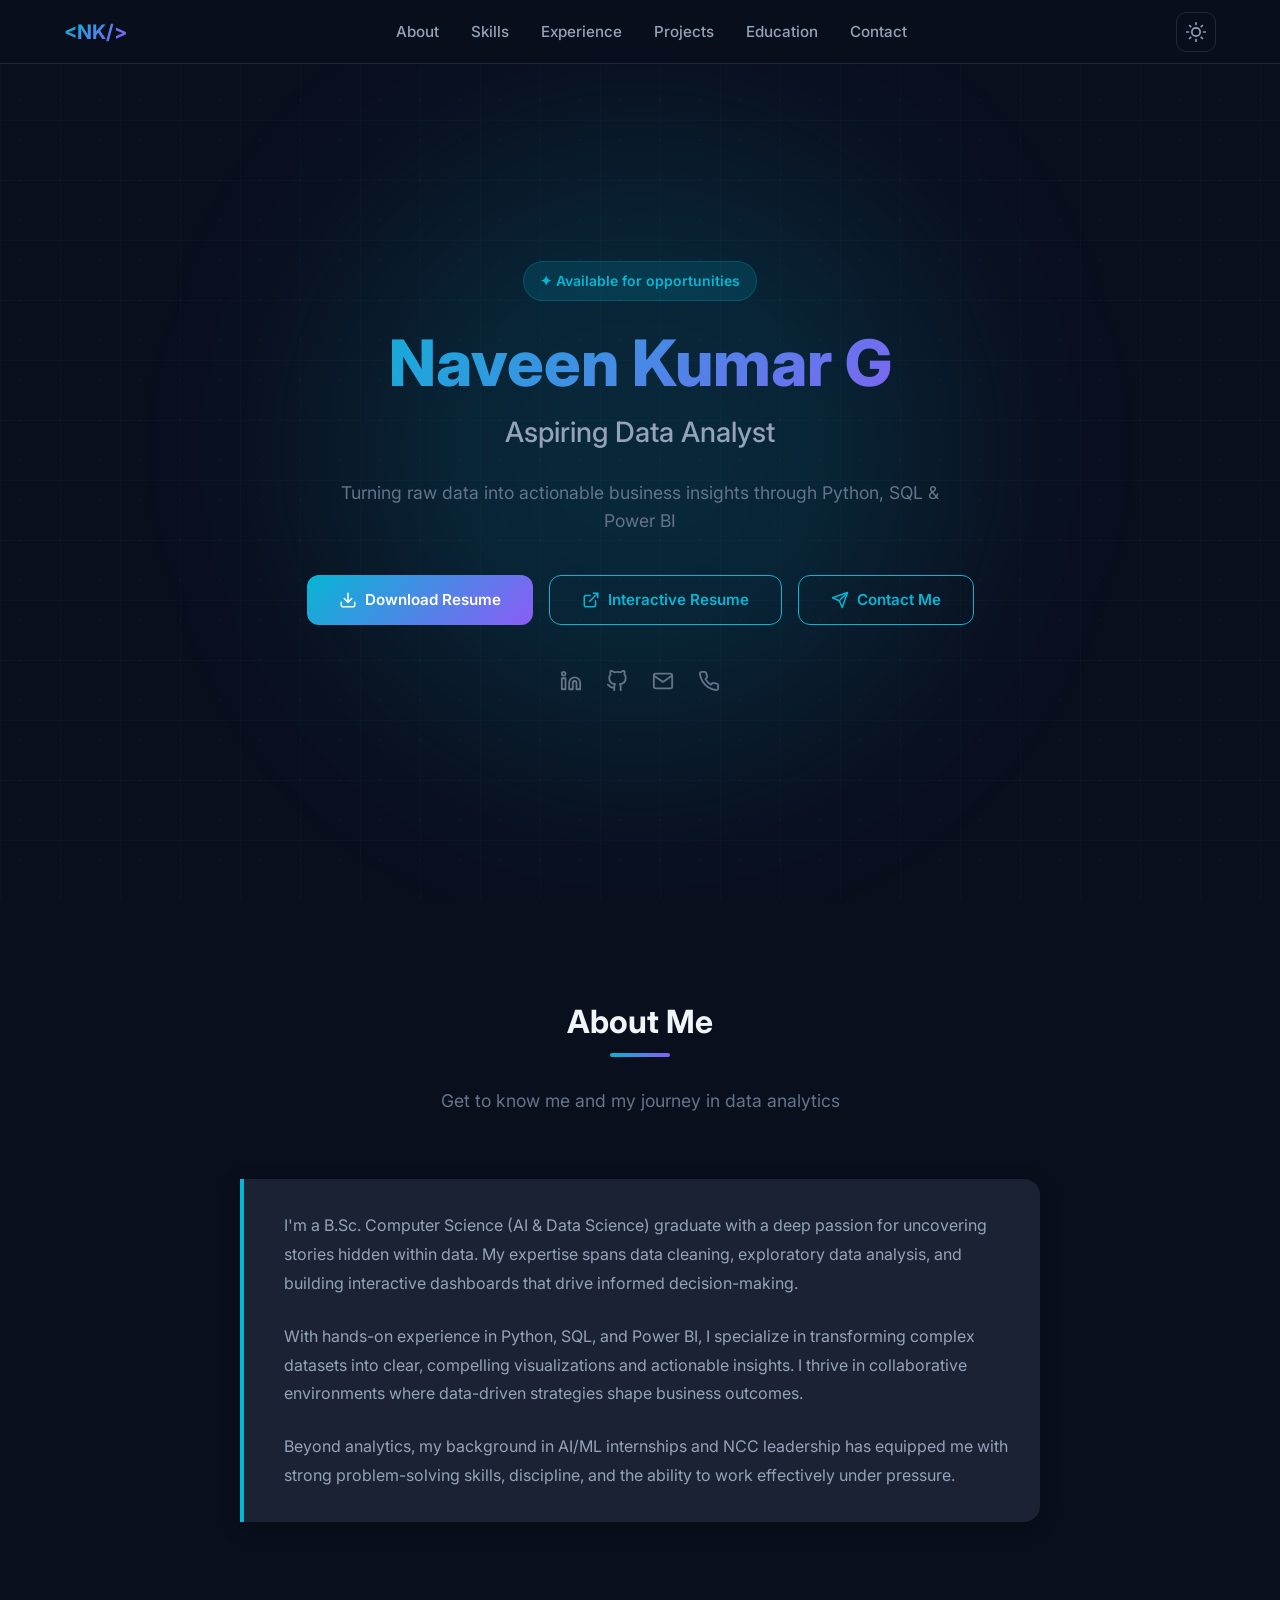
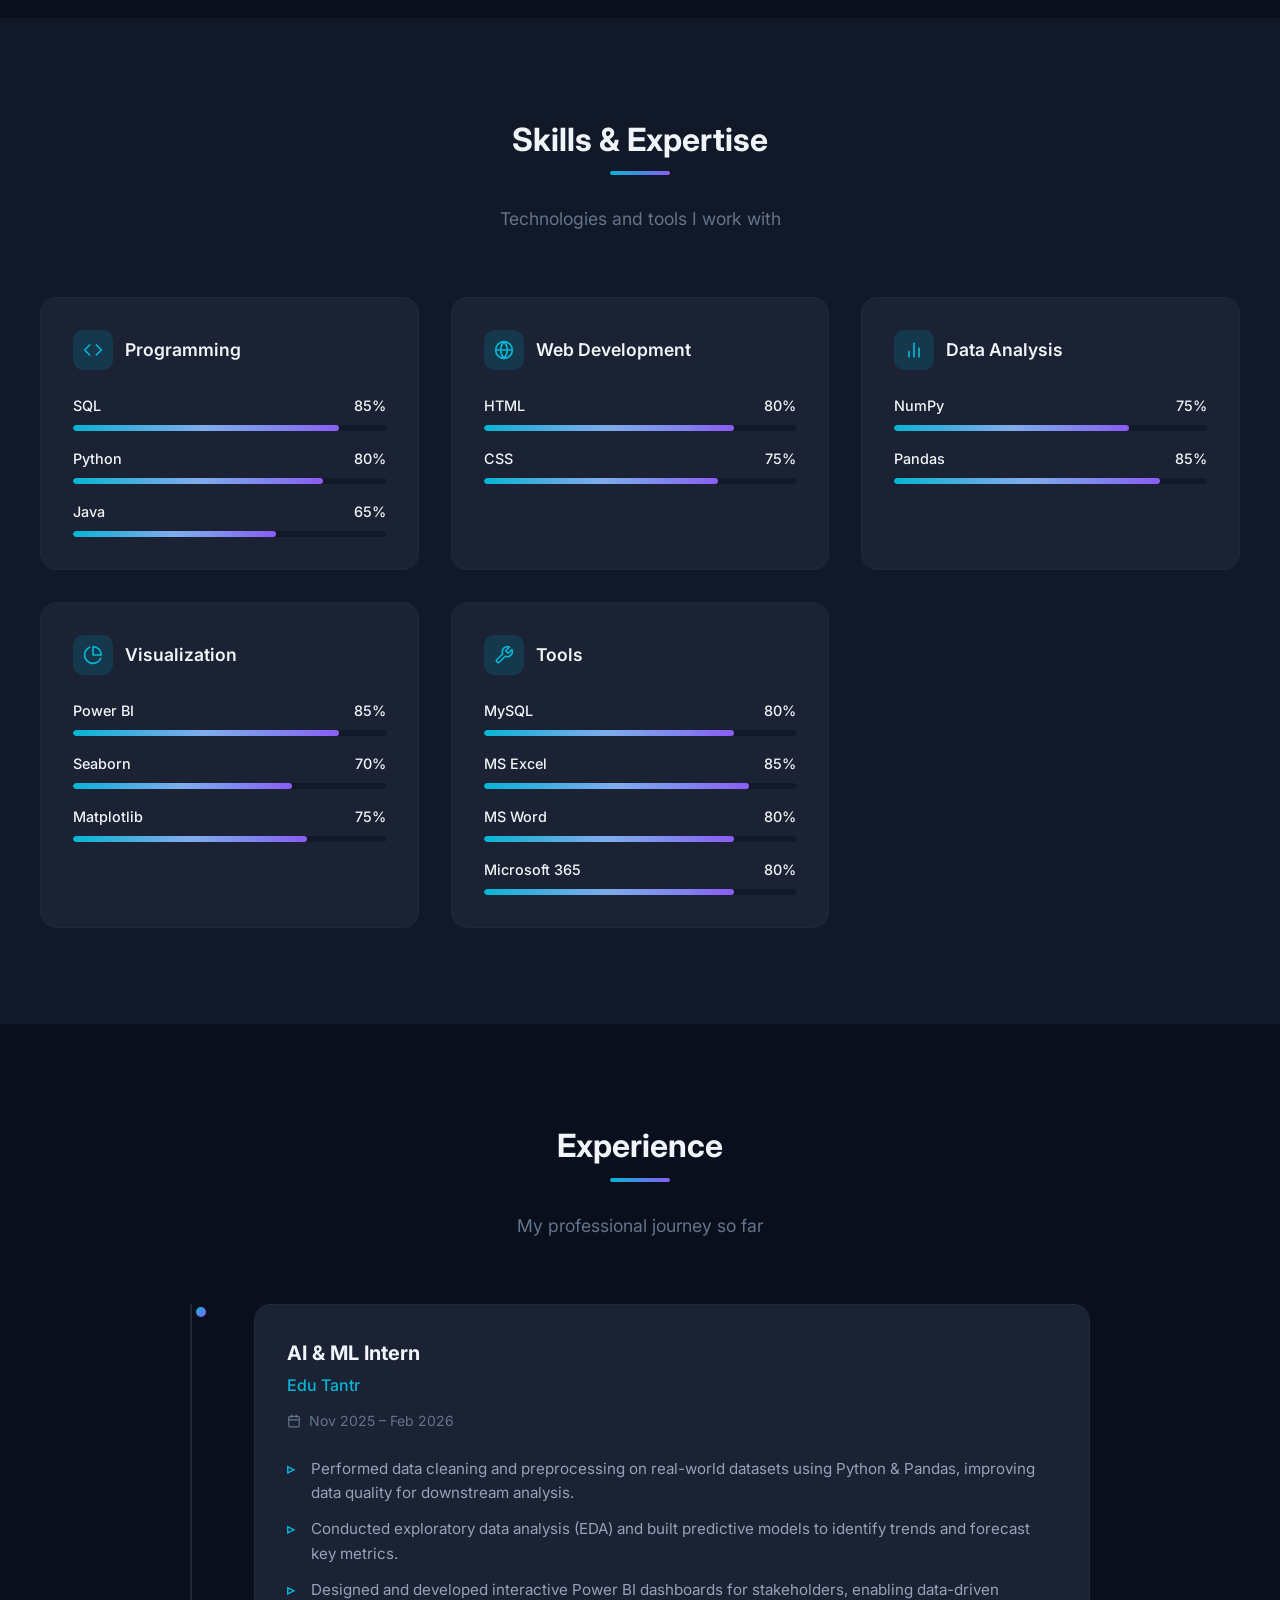
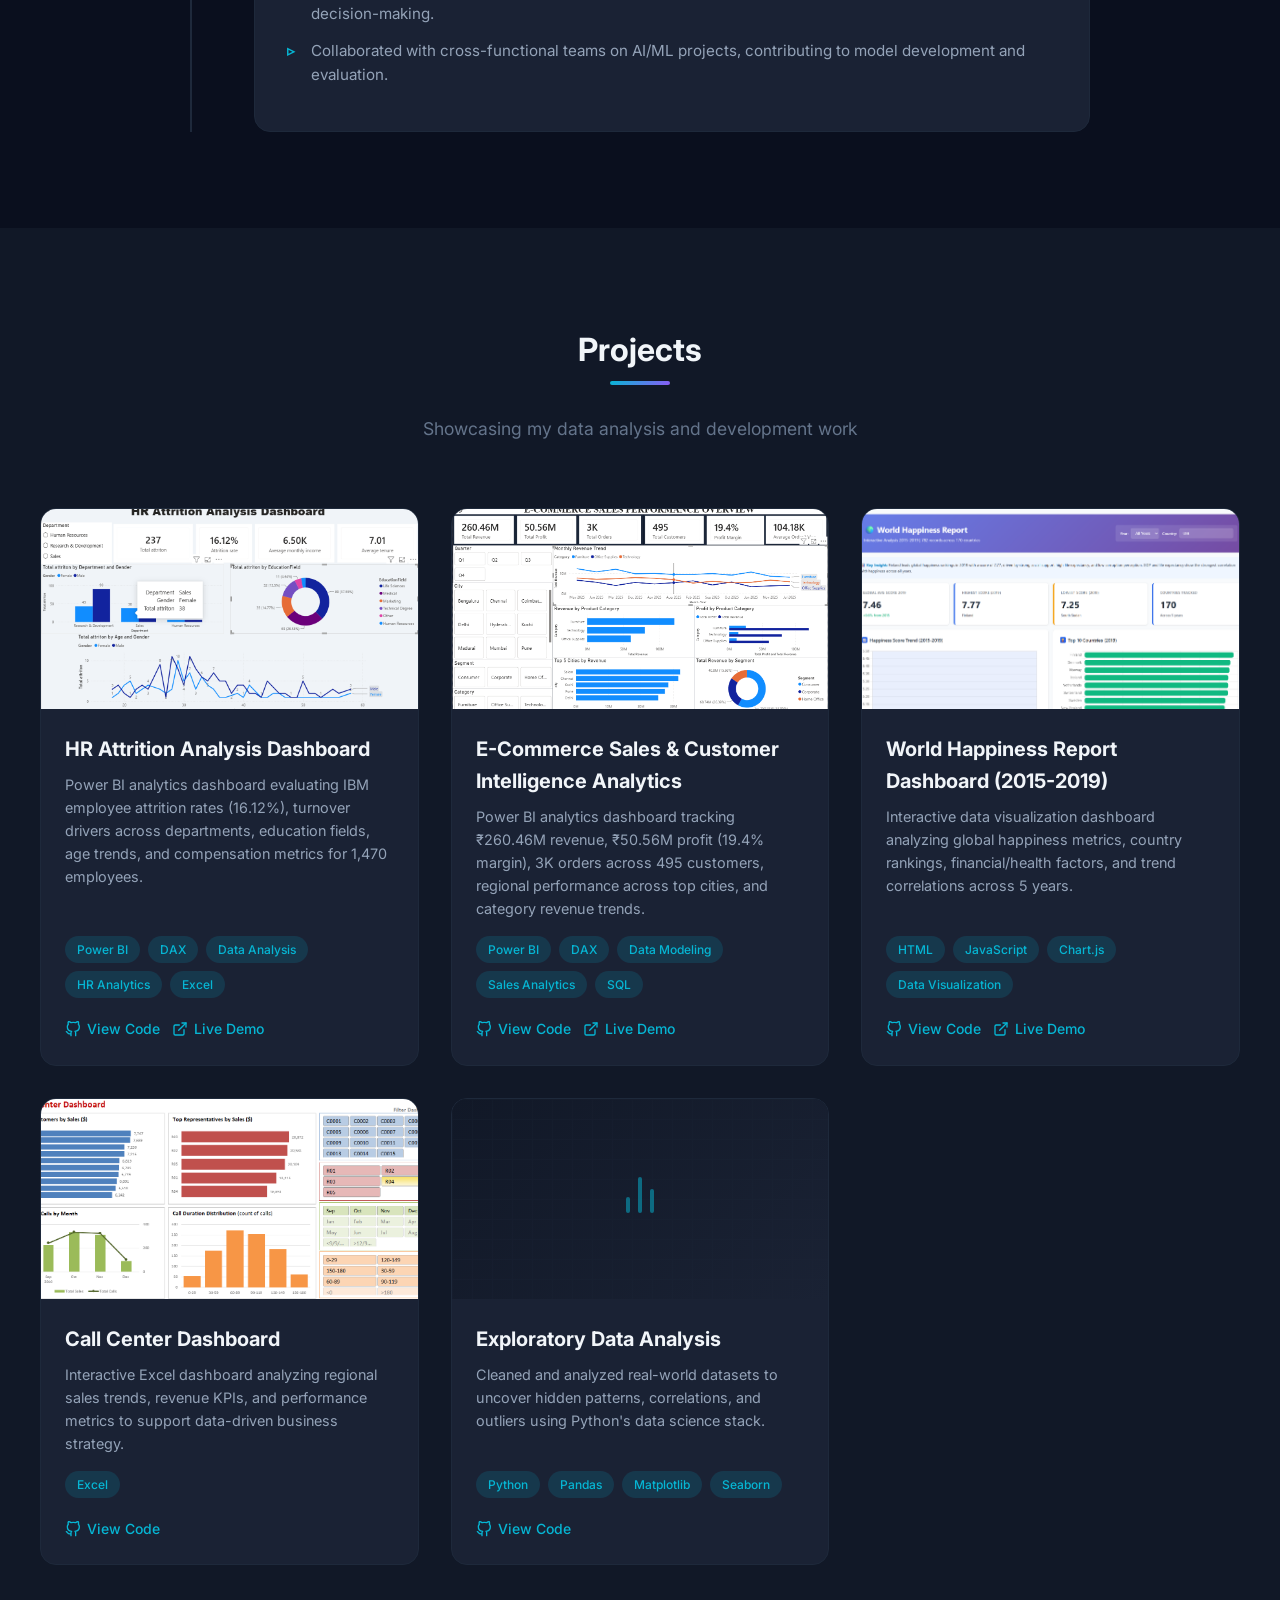
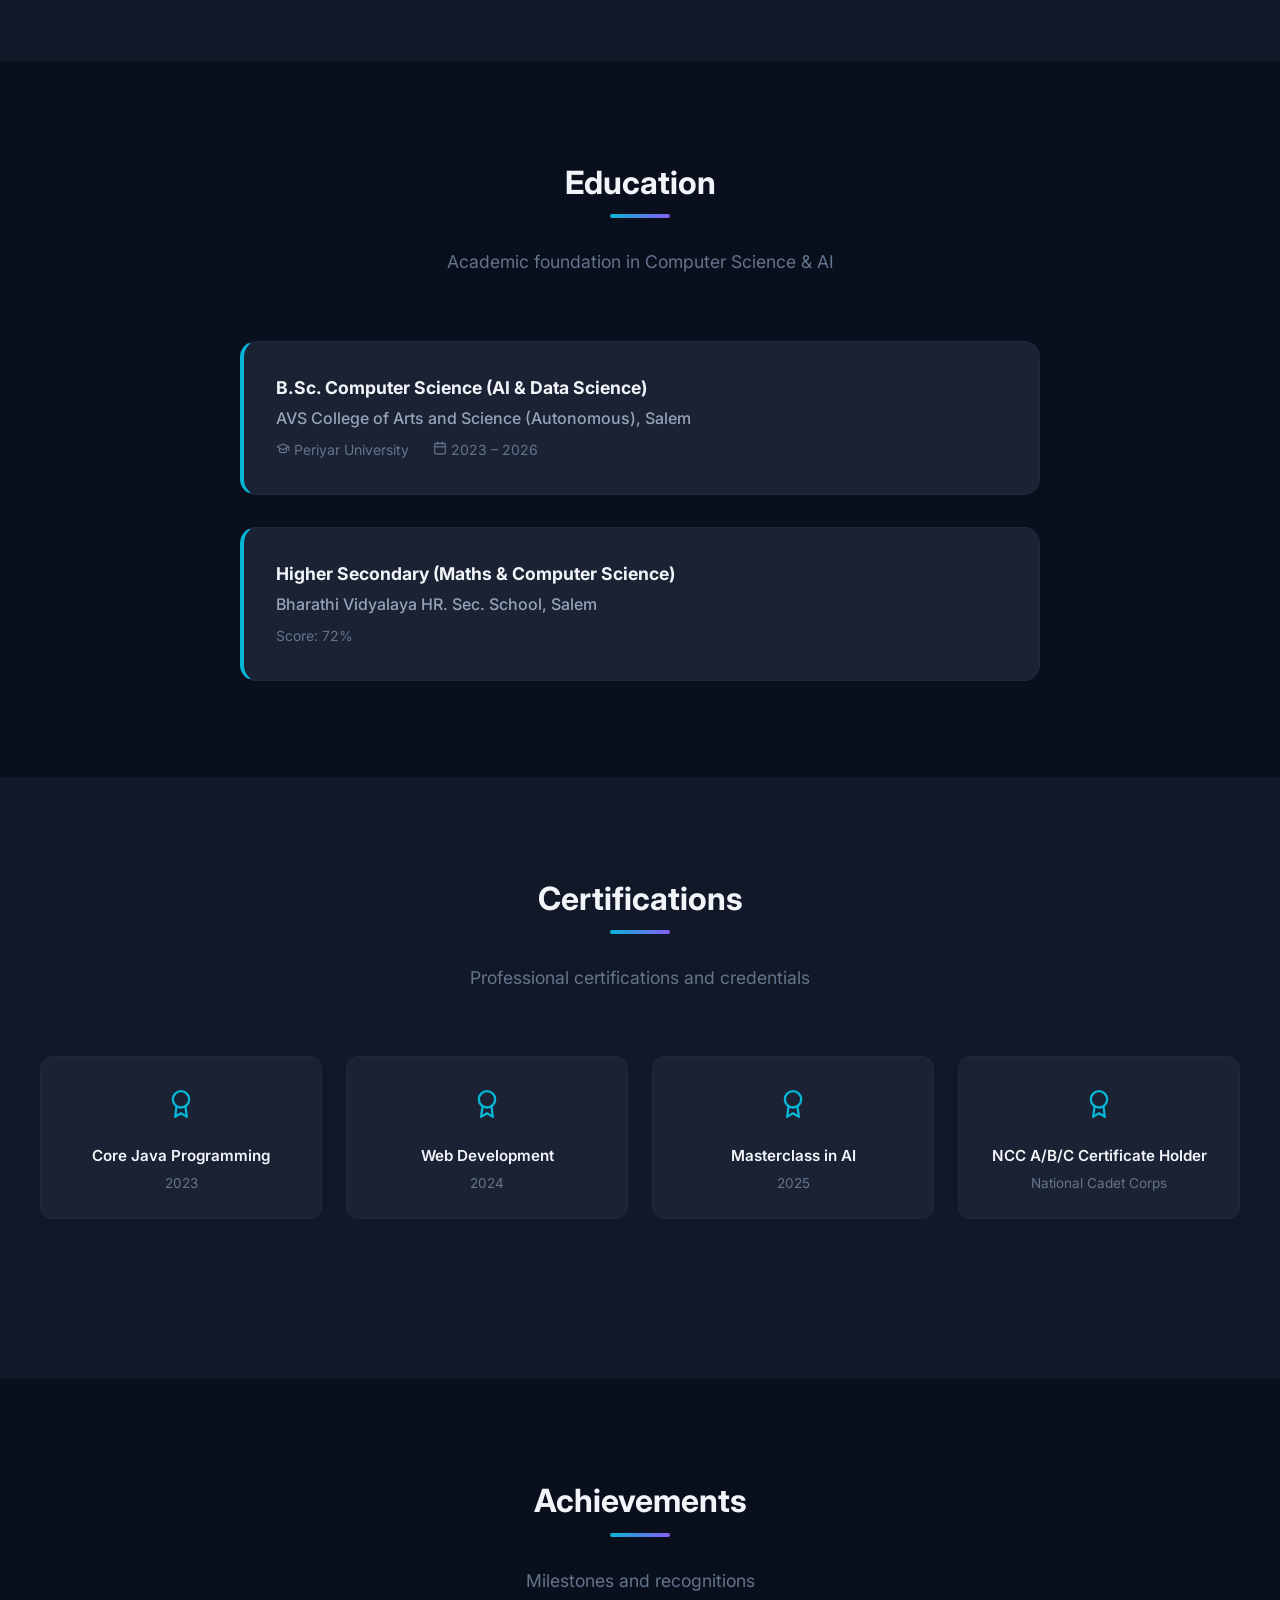
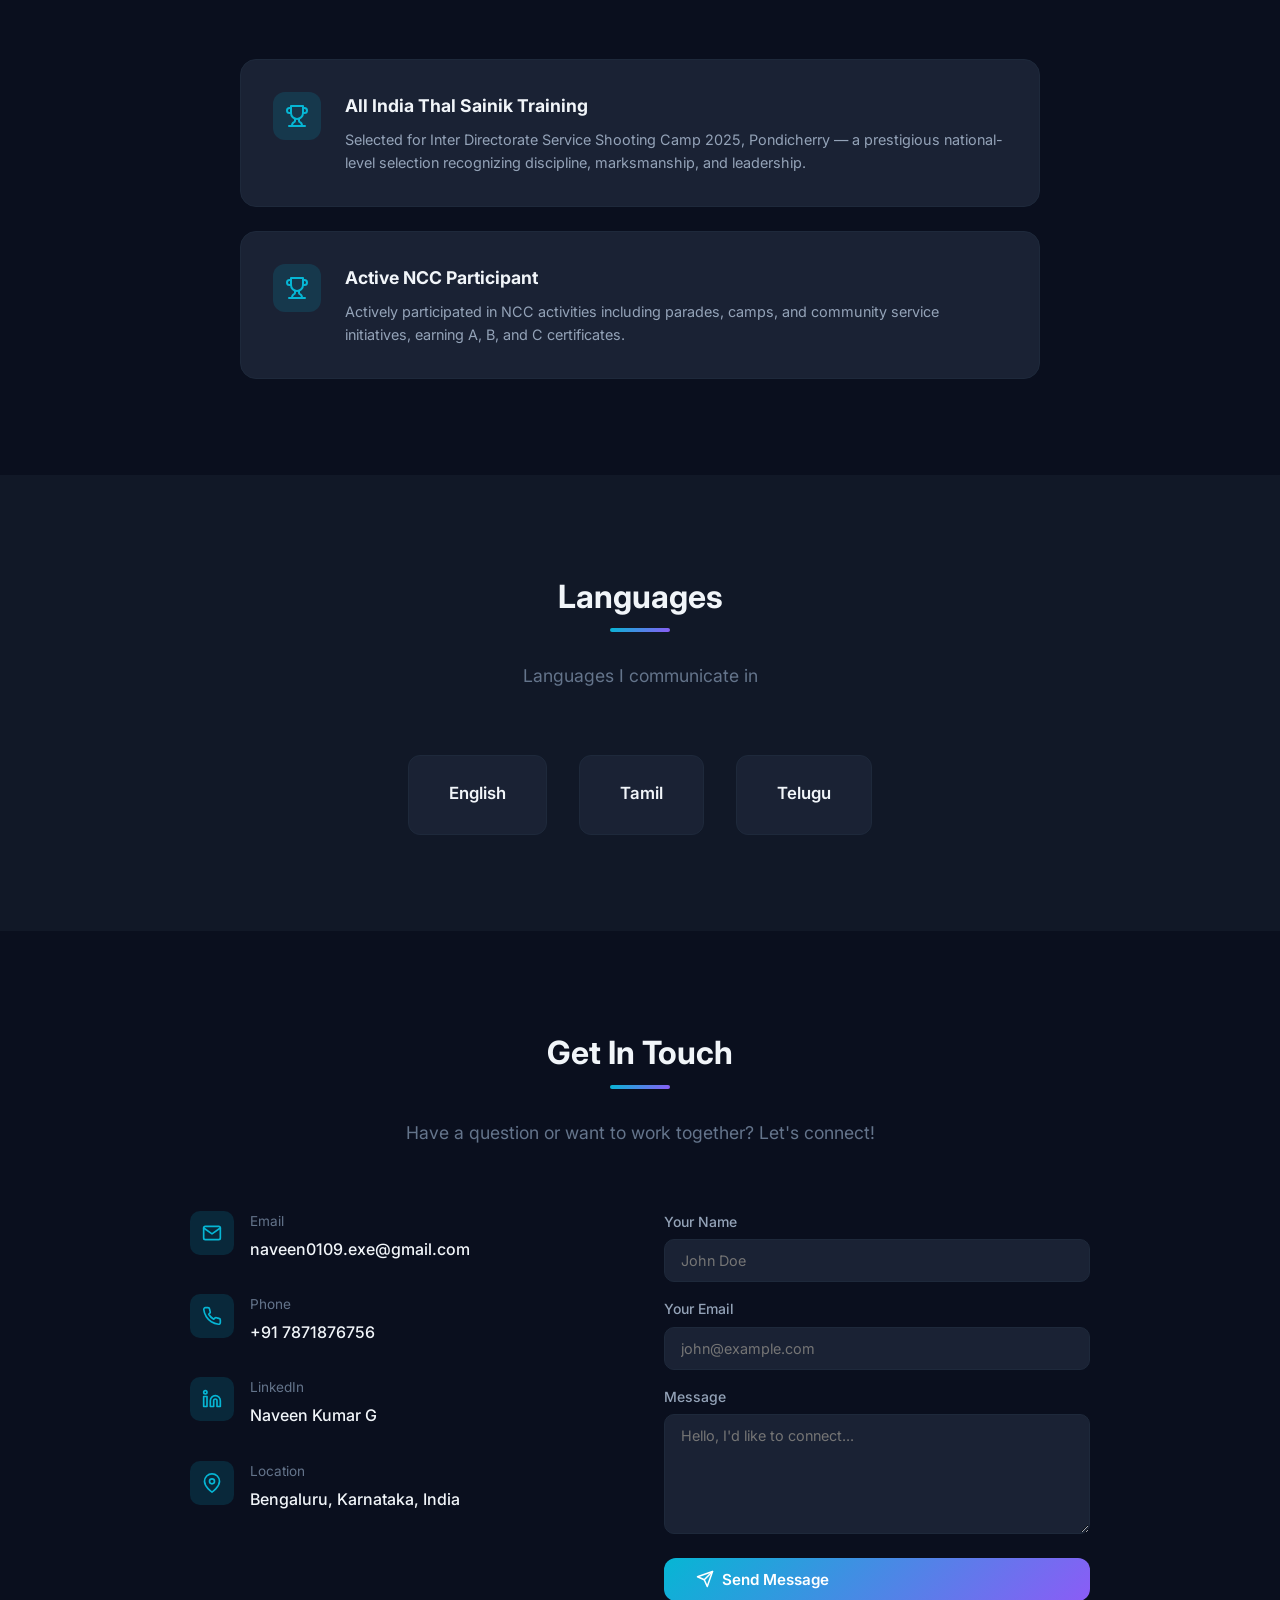
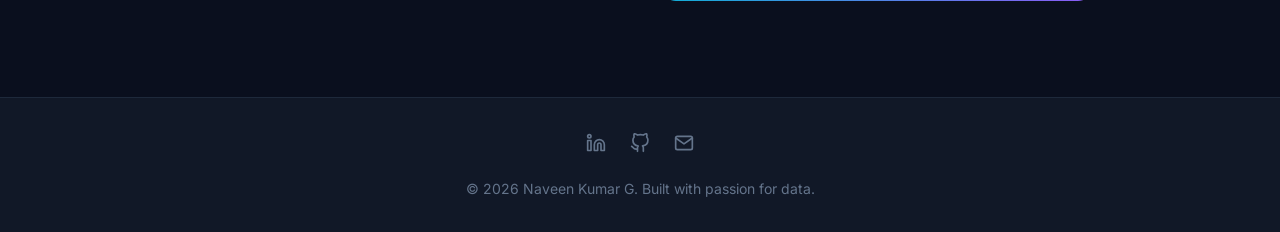
<file: index.html>
<!DOCTYPE html>
<html lang="en" data-theme="dark">
<head>
  <meta charset="UTF-8">
  <meta name="viewport" content="width=device-width, initial-scale=1.0">
  <meta name="description" content="Naveen Kumar G — Aspiring Data Analyst specializing in Python, SQL, Power BI. Explore my portfolio of data analysis projects, dashboards, and insights.">
  <meta name="keywords" content="Data Analyst, Portfolio, Python, SQL, Power BI, Data Science, Naveen Kumar G">
  <meta name="author" content="Naveen Kumar G">
  <meta property="og:title" content="Naveen Kumar G — Data Analyst Portfolio">
  <meta property="og:description" content="B.Sc. Computer Science (AI & Data Science) graduate specializing in data cleaning, EDA, and dashboard development.">
  <meta property="og:type" content="website">
  <meta name="twitter:card" content="summary_large_image">
  <meta name="twitter:title" content="Naveen Kumar G — Data Analyst Portfolio">
  <meta name="twitter:description" content="Aspiring Data Analyst | Python, SQL, Power BI">
  <title>Naveen Kumar G — Data Analyst Portfolio</title>
  <link rel="icon" type="image/svg+xml" href="data:image/svg+xml,<svg xmlns='http://www.w3.org/2000/svg' viewBox='0 0 100 100'><text y='.9em' font-size='90'>📊</text></svg>">
  <link rel="preconnect" href="https://fonts.googleapis.com">
  <link rel="preconnect" href="https://fonts.gstatic.com" crossorigin>
  <link href="https://fonts.googleapis.com/css2?family=Inter:wght@300;400;500;600;700;800&display=swap" rel="stylesheet">
  <link rel="stylesheet" href="style.css">
</head>
<body>
  <!-- Navigation -->
  <nav class="navbar" id="navbar">
    <div class="nav-container">
      <a href="#" class="nav-logo" aria-label="Home">
        <span class="gradient-text">&lt;NK/&gt;</span>
      </a>
      <ul class="nav-links" id="nav-links">
        <!-- Rendered by app.js -->
      </ul>
      <div class="nav-actions">
        <button class="theme-toggle" id="theme-toggle" aria-label="Toggle theme">
          <!-- Icon rendered by app.js -->
        </button>
        <button class="menu-toggle" id="menu-toggle" aria-label="Toggle menu">
          <!-- Icon rendered by app.js -->
        </button>
      </div>
    </div>
  </nav>

  <!-- Hero Section -->
  <section id="hero" class="hero">
    <div class="hero-glow"></div>
    <div class="hero-grid-bg"></div>
    <div class="hero-content">
      <!-- Rendered by app.js -->
    </div>
  </section>

  <!-- About Section -->
  <section id="about" class="section">
    <div class="section-container">
      <div class="section-header">
        <h2 class="section-title">About Me</h2>
        <p class="section-subtitle">Get to know me and my journey in data analytics</p>
      </div>
      <div class="about-content fade-in">
        <!-- Rendered by app.js -->
      </div>
    </div>
  </section>

  <!-- Skills Section -->
  <section id="skills" class="section section--alt">
    <div class="section-container">
      <div class="section-header">
        <h2 class="section-title">Skills & Expertise</h2>
        <p class="section-subtitle">Technologies and tools I work with</p>
      </div>
      <div class="skills-grid" id="skills-grid">
        <!-- Rendered by app.js -->
      </div>
    </div>
  </section>

  <!-- Experience Section -->
  <section id="experience" class="section">
    <div class="section-container">
      <div class="section-header">
        <h2 class="section-title">Experience</h2>
        <p class="section-subtitle">My professional journey so far</p>
      </div>
      <div class="timeline" id="timeline">
        <!-- Rendered by app.js -->
      </div>
    </div>
  </section>

  <!-- Projects Section -->
  <section id="projects" class="section section--alt">
    <div class="section-container">
      <div class="section-header">
        <h2 class="section-title">Projects</h2>
        <p class="section-subtitle">Showcasing my data analysis and development work</p>
      </div>
      <div class="projects-grid" id="projects-grid">
        <!-- Rendered by app.js -->
      </div>
    </div>
  </section>

  <!-- Education Section -->
  <section id="education" class="section">
    <div class="section-container">
      <div class="section-header">
        <h2 class="section-title">Education</h2>
        <p class="section-subtitle">Academic foundation in Computer Science & AI</p>
      </div>
      <div class="education-grid" id="education-grid">
        <!-- Rendered by app.js -->
      </div>
    </div>
  </section>

  <!-- Certifications Section -->
  <section id="certifications" class="section section--alt">
    <div class="section-container">
      <div class="section-header">
        <h2 class="section-title">Certifications</h2>
        <p class="section-subtitle">Professional certifications and credentials</p>
      </div>
      <div class="certs-grid" id="certs-grid">
        <!-- Rendered by app.js -->
      </div>
    </div>
  </section>

  <!-- Achievements Section -->
  <section id="achievements" class="section">
    <div class="section-container">
      <div class="section-header">
        <h2 class="section-title">Achievements</h2>
        <p class="section-subtitle">Milestones and recognitions</p>
      </div>
      <div class="achievements-grid" id="achievements-grid">
        <!-- Rendered by app.js -->
      </div>
    </div>
  </section>

  <!-- Languages Section -->
  <section id="languages" class="section section--alt">
    <div class="section-container">
      <div class="section-header">
        <h2 class="section-title">Languages</h2>
        <p class="section-subtitle">Languages I communicate in</p>
      </div>
      <div class="languages-grid" id="languages-grid">
        <!-- Rendered by app.js -->
      </div>
    </div>
  </section>

  <!-- Contact Section -->
  <section id="contact" class="section">
    <div class="section-container">
      <div class="section-header">
        <h2 class="section-title">Get In Touch</h2>
        <p class="section-subtitle">Have a question or want to work together? Let's connect!</p>
      </div>
      <div class="contact-grid" id="contact-grid">
        <!-- Rendered by app.js -->
      </div>
    </div>
  </section>

  <!-- Footer -->
  <footer class="footer" id="footer">
    <!-- Rendered by app.js -->
  </footer>

  <!-- Scripts -->
  <script src="data.js?v=1.0.1"></script>
  <script src="app.js?v=1.0.1"></script>
</body>
</html>
</file>
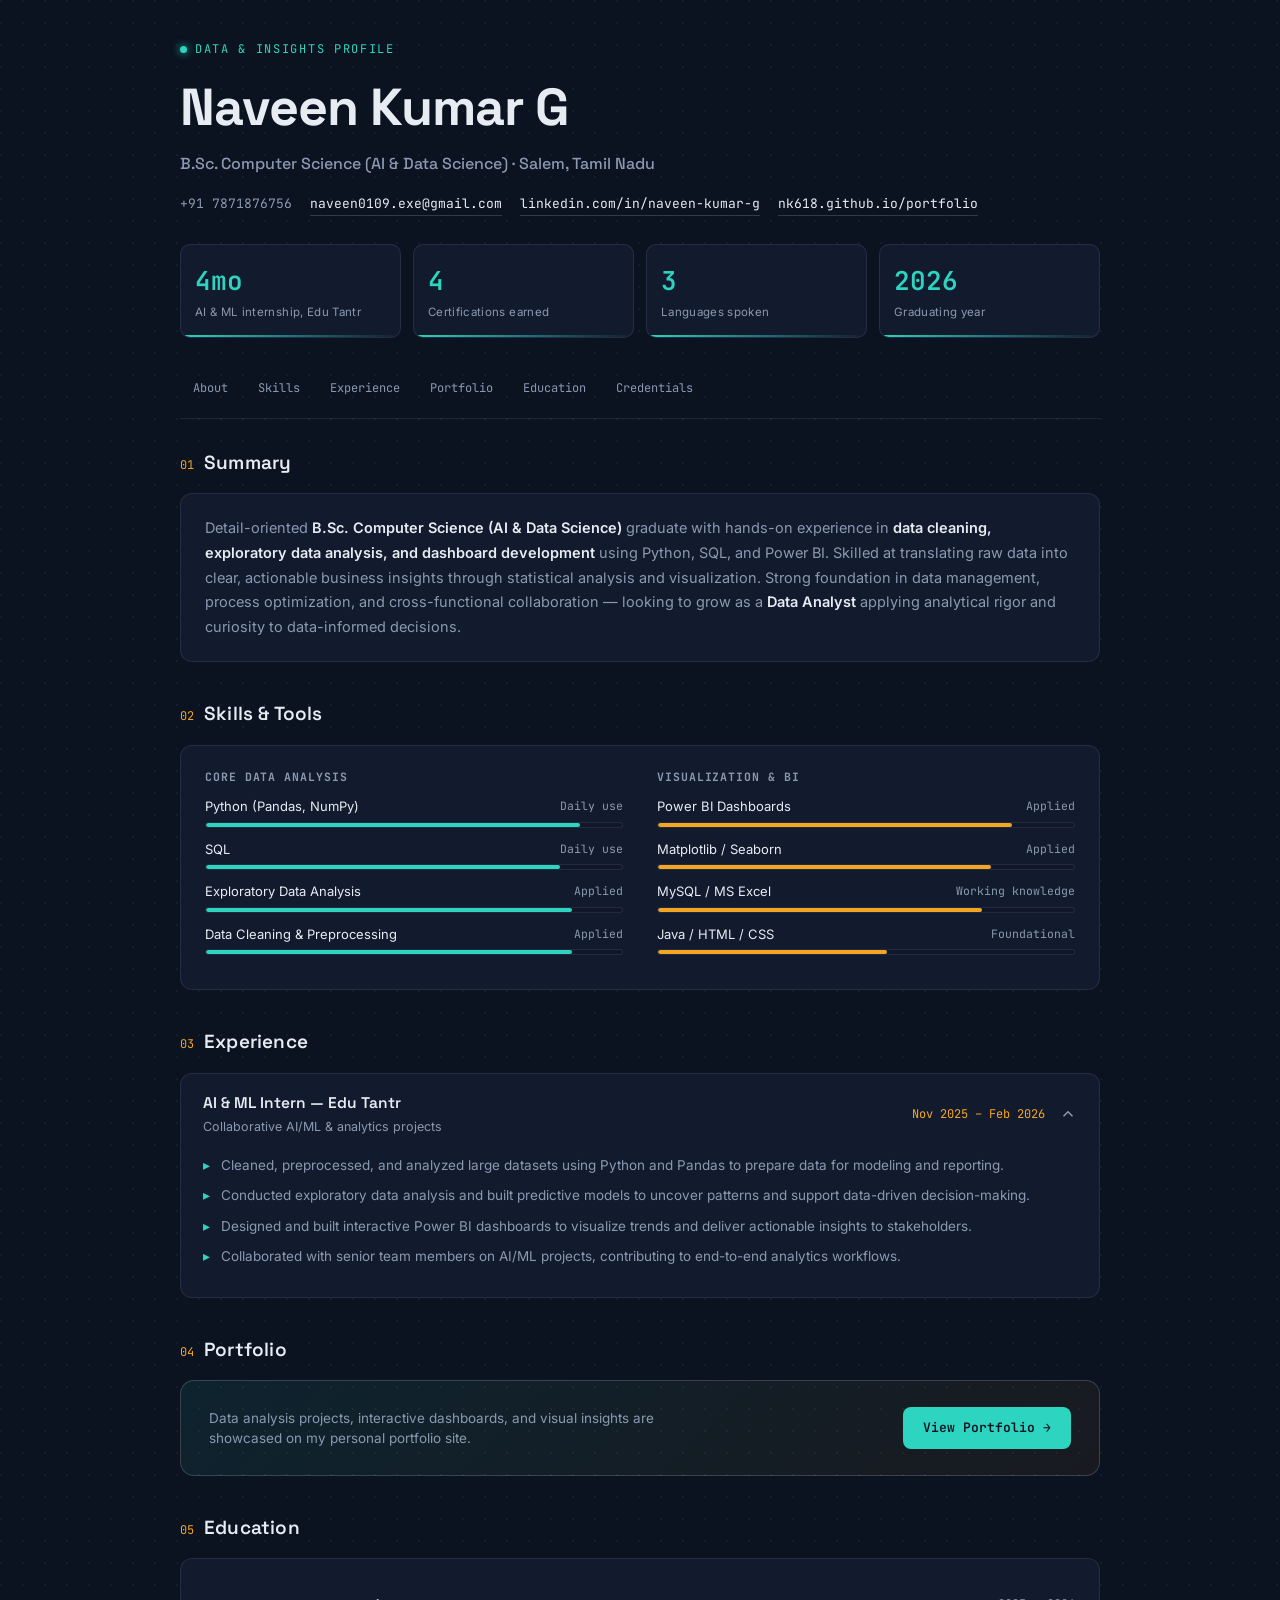
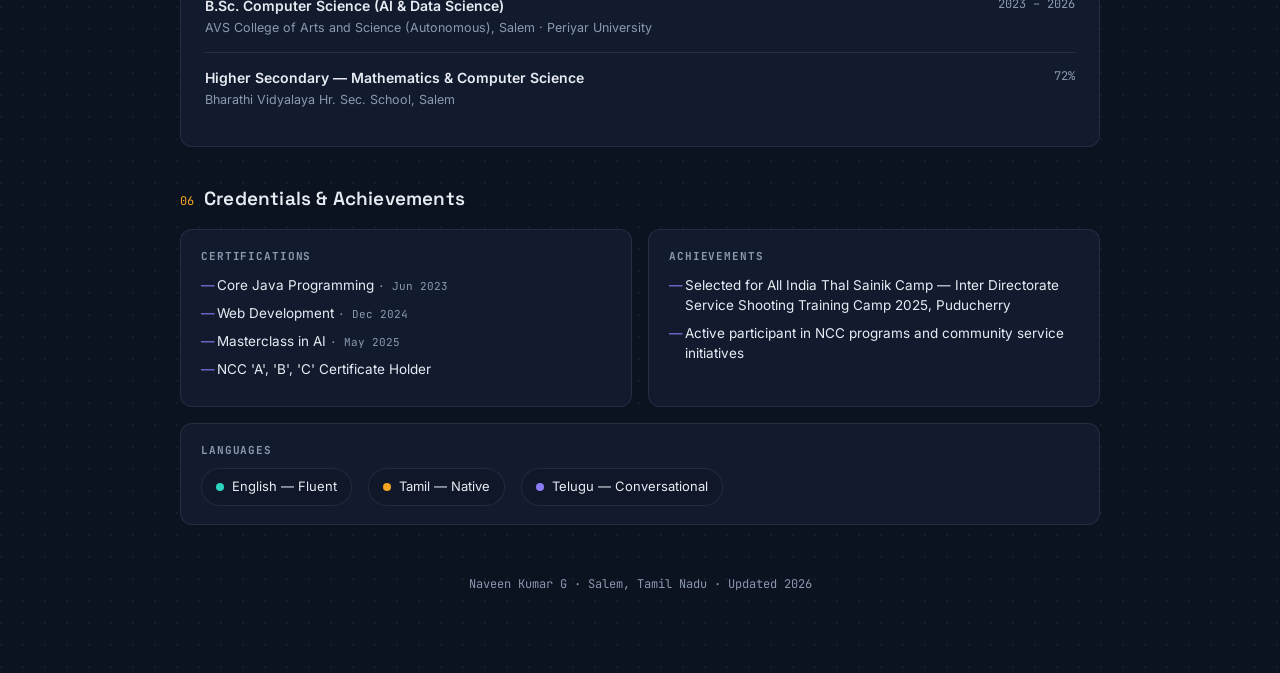
<file: Naveen_Kumar_G_Interactive_Resume.html>
<!DOCTYPE html>
<html lang="en">
<head>
<meta charset="UTF-8">
<meta name="viewport" content="width=device-width, initial-scale=1.0">
<title>Naveen Kumar G — Data Analyst</title>
<link rel="preconnect" href="https://fonts.googleapis.com">
<link href="https://fonts.googleapis.com/css2?family=Space+Grotesk:wght@500;600;700&family=Inter:wght@400;500;600&family=JetBrains+Mono:wght@400;500;600&display=swap" rel="stylesheet">
<style>
  :root{
    --bg:#0B1220;
    --panel:#121B2E;
    --panel-2:#0F1729;
    --border:rgba(148,163,184,0.14);
    --border-strong:rgba(148,163,184,0.28);
    --text:#E7ECF3;
    --muted:#8B99B0;
    --teal:#2DD4BF;
    --amber:#F5A524;
    --violet:#8B7CF6;
    --dot: rgba(148,163,184,0.08);
  }
  *{box-sizing:border-box; margin:0; padding:0;}
  html{scroll-behavior:smooth;}
  body{
    background:
      radial-gradient(circle at 1px 1px, var(--dot) 1px, transparent 1px) 0 0/22px 22px,
      var(--bg);
    color:var(--text);
    font-family:'Inter',sans-serif;
    line-height:1.5;
    padding:40px 20px 80px;
  }
  .wrap{max-width:920px; margin:0 auto;}
  .eyebrow{
    font-family:'JetBrains Mono',monospace;
    font-size:12px;
    letter-spacing:.14em;
    color:var(--teal);
    text-transform:uppercase;
    display:flex; align-items:center; gap:8px;
  }
  .eyebrow::before{content:"";width:7px;height:7px;border-radius:50%;background:var(--teal);box-shadow:0 0 8px var(--teal); animation:pulse 2.2s infinite;}
  @keyframes pulse{0%,100%{opacity:1}50%{opacity:.35}}

  /* ---------- Header ---------- */
  header{margin-bottom:28px;}
  h1{
    font-family:'Space Grotesk',sans-serif;
    font-size:clamp(34px,5vw,52px);
    font-weight:700;
    letter-spacing:-0.02em;
    margin-top:10px;
  }
  .role{
    font-family:'Space Grotesk',sans-serif;
    color:var(--muted);
    font-size:16px;
    margin-top:6px;
    font-weight:500;
  }
  .contact-row{
    display:flex; flex-wrap:wrap; gap:10px 18px;
    margin-top:18px; font-size:13px; color:var(--muted);
    font-family:'JetBrains Mono',monospace;
  }
  .contact-row a{color:var(--text); text-decoration:none; border-bottom:1px solid var(--border-strong); padding-bottom:1px; transition:.2s;}
  .contact-row a:hover{color:var(--teal); border-color:var(--teal);}

  /* ---------- KPI strip ---------- */
  .kpi-strip{
    display:grid; grid-template-columns:repeat(4,1fr); gap:12px;
    margin:26px 0 34px;
  }
  .kpi{
    background:var(--panel); border:1px solid var(--border); border-radius:10px;
    padding:16px 14px; position:relative; overflow:hidden;
  }
  .kpi::after{content:"";position:absolute; left:0; bottom:0; height:2px; width:100%;
    background:linear-gradient(90deg,var(--teal),transparent);}
  .kpi .num{font-family:'JetBrains Mono',monospace; font-size:26px; font-weight:600; color:var(--teal);}
  .kpi .lbl{font-size:11.5px; color:var(--muted); margin-top:4px; letter-spacing:.03em;}

  /* ---------- Nav ---------- */
  nav{
    display:flex; gap:4px; flex-wrap:wrap;
    border-bottom:1px solid var(--border); padding-bottom:14px; margin-bottom:30px;
  }
  nav a{
    font-family:'JetBrains Mono',monospace; font-size:12px; color:var(--muted);
    text-decoration:none; padding:6px 12px; border-radius:20px; border:1px solid transparent;
    transition:.2s;
  }
  nav a:hover{color:var(--text); border-color:var(--border-strong); background:var(--panel);}

  /* ---------- Sections ---------- */
  section{margin-bottom:38px; scroll-margin-top:20px;}
  .sec-head{display:flex; align-items:baseline; gap:10px; margin-bottom:16px;}
  .sec-head .idx{font-family:'JetBrains Mono',monospace; color:var(--amber); font-size:12px;}
  .sec-head h2{font-family:'Space Grotesk',sans-serif; font-size:19px; font-weight:600; letter-spacing:.01em;}
  .panel{
    background:var(--panel); border:1px solid var(--border); border-radius:12px; padding:22px 24px;
  }
  .summary-text{color:var(--muted); font-size:14.5px; line-height:1.7;}
  .summary-text b{color:var(--text); font-weight:600;}

  /* ---------- Skills ---------- */
  .skills-grid{display:grid; grid-template-columns:1fr 1fr; gap:22px 34px;}
  .skill-group h3{
    font-family:'JetBrains Mono',monospace; font-size:11.5px; color:var(--muted);
    letter-spacing:.08em; text-transform:uppercase; margin-bottom:12px;
  }
  .skill-row{margin-bottom:12px; cursor:default;}
  .skill-row .top{display:flex; justify-content:space-between; font-size:13px; margin-bottom:5px;}
  .skill-row .top span:first-child{color:var(--text);}
  .skill-row .top span:last-child{font-family:'JetBrains Mono',monospace; color:var(--muted); font-size:11.5px;}
  .bar-track{height:6px; background:var(--panel-2); border-radius:4px; overflow:hidden; border:1px solid var(--border);}
  .bar-fill{height:100%; border-radius:4px; width:0; transition:width 1.1s cubic-bezier(.16,.8,.3,1);}
  .skill-row:hover .bar-fill{filter:brightness(1.25);}

  /* ---------- Experience (expandable) ---------- */
  .exp-item{border:1px solid var(--border); border-radius:12px; background:var(--panel); overflow:hidden; margin-bottom:12px;}
  .exp-head{display:flex; justify-content:space-between; align-items:center; padding:18px 22px; cursor:pointer; gap:12px;}
  .exp-head:hover{background:rgba(148,163,184,0.04);}
  .exp-title{font-family:'Space Grotesk',sans-serif; font-weight:600; font-size:15.5px;}
  .exp-sub{color:var(--muted); font-size:12.5px; margin-top:3px;}
  .exp-date{font-family:'JetBrains Mono',monospace; font-size:12px; color:var(--amber); white-space:nowrap;}
  .chev{width:18px; height:18px; flex-shrink:0; transition:transform .3s; color:var(--muted);}
  .exp-item.open .chev{transform:rotate(180deg);}
  .exp-body{max-height:0; overflow:hidden; transition:max-height .35s ease;}
  .exp-body-inner{padding:0 22px 20px 22px;}
  .exp-body ul{list-style:none;}
  .exp-body li{position:relative; padding-left:18px; margin-bottom:9px; color:var(--muted); font-size:13.5px; line-height:1.6;}
  .exp-body li::before{content:"▸"; position:absolute; left:0; color:var(--teal);}

  /* ---------- Two column ---------- */
  .two-col{display:grid; grid-template-columns:1fr 1fr; gap:16px;}
  .mini-panel{background:var(--panel); border:1px solid var(--border); border-radius:12px; padding:18px 20px;}
  .mini-panel h4{font-family:'JetBrains Mono',monospace; font-size:11px; color:var(--muted); letter-spacing:.08em; text-transform:uppercase; margin-bottom:10px;}
  .mini-panel ul{list-style:none;}
  .mini-panel li{position:relative; padding-left:16px; margin-bottom:8px; font-size:13.5px; color:var(--text);}
  .mini-panel li::before{content:"—"; position:absolute; left:0; color:var(--violet);}
  .mini-panel li .tag{color:var(--muted); font-family:'JetBrains Mono',monospace; font-size:11px;}

  /* ---------- Education ---------- */
  .edu-item{display:flex; justify-content:space-between; gap:14px; padding:14px 0; border-bottom:1px solid var(--border);}
  .edu-item:last-child{border-bottom:none;}
  .edu-item .school{font-weight:600; font-size:14px;}
  .edu-item .prog{color:var(--muted); font-size:12.5px; margin-top:3px;}
  .edu-item .when{font-family:'JetBrains Mono',monospace; font-size:12px; color:var(--muted); white-space:nowrap;}

  /* ---------- Languages ---------- */
  .lang-row{display:flex; gap:16px; flex-wrap:wrap;}
  .lang-chip{
    display:flex; align-items:center; gap:8px; background:var(--panel-2); border:1px solid var(--border);
    padding:8px 14px; border-radius:20px; font-size:13px;
  }
  .lang-dot{width:8px;height:8px;border-radius:50%;}

  /* ---------- Portfolio CTA ---------- */
  .cta-panel{
    background:linear-gradient(135deg, rgba(45,212,191,0.09), rgba(245,165,36,0.06));
    border:1px solid var(--border-strong); border-radius:14px; padding:26px 28px;
    display:flex; justify-content:space-between; align-items:center; gap:20px; flex-wrap:wrap;
  }
  .cta-panel p{color:var(--muted); font-size:13.5px; max-width:480px;}
  .cta-btn{
    font-family:'JetBrains Mono',monospace; font-size:13px; color:var(--bg); background:var(--teal);
    padding:11px 20px; border-radius:8px; text-decoration:none; font-weight:600; white-space:nowrap;
    transition:.2s;
  }
  .cta-btn:hover{background:var(--amber);}

  footer{text-align:center; color:var(--muted); font-size:12px; margin-top:50px; font-family:'JetBrains Mono',monospace;}

  @media (max-width:640px){
    .kpi-strip{grid-template-columns:repeat(2,1fr);}
    .skills-grid, .two-col{grid-template-columns:1fr;}
    .cta-panel{flex-direction:column; align-items:flex-start;}
  }
</style>
</head>
<body>
<div class="wrap">

  <header>
    <div class="eyebrow">Data &amp; Insights Profile</div>
    <h1>Naveen Kumar G</h1>
    <div class="role">B.Sc. Computer Science (AI &amp; Data Science) · Salem, Tamil Nadu</div>
    <div class="contact-row">
      <span>+91 7871876756</span>
      <a href="mailto:naveen0109.exe@gmail.com">naveen0109.exe@gmail.com</a>
      <a href="https://linkedin.com/in/naveen-kumar-g" target="_blank" rel="noopener">linkedin.com/in/naveen-kumar-g</a>
      <a href="https://nk618.github.io/portfolio/" target="_blank" rel="noopener">nk618.github.io/portfolio</a>
    </div>
  </header>

  <div class="kpi-strip">
    <div class="kpi"><div class="num">4mo</div><div class="lbl">AI &amp; ML internship, Edu Tantr</div></div>
    <div class="kpi"><div class="num">4</div><div class="lbl">Certifications earned</div></div>
    <div class="kpi"><div class="num">3</div><div class="lbl">Languages spoken</div></div>
    <div class="kpi"><div class="num">2026</div><div class="lbl">Graduating year</div></div>
  </div>

  <nav>
    <a href="#about">About</a>
    <a href="#skills">Skills</a>
    <a href="#experience">Experience</a>
    <a href="#portfolio">Portfolio</a>
    <a href="#education">Education</a>
    <a href="#credentials">Credentials</a>
  </nav>

  <section id="about">
    <div class="sec-head"><span class="idx">01</span><h2>Summary</h2></div>
    <div class="panel">
      <p class="summary-text">
        Detail-oriented <b>B.Sc. Computer Science (AI &amp; Data Science)</b> graduate with hands-on experience in
        <b>data cleaning, exploratory data analysis, and dashboard development</b> using Python, SQL, and Power BI.
        Skilled at translating raw data into clear, actionable business insights through statistical analysis and
        visualization. Strong foundation in data management, process optimization, and cross-functional collaboration —
        looking to grow as a <b>Data Analyst</b> applying analytical rigor and curiosity to data-informed decisions.
      </p>
    </div>
  </section>

  <section id="skills">
    <div class="sec-head"><span class="idx">02</span><h2>Skills &amp; Tools</h2></div>
    <div class="panel">
      <div class="skills-grid">
        <div class="skill-group">
          <h3>Core Data Analysis</h3>
          <div class="skill-row"><div class="top"><span>Python (Pandas, NumPy)</span><span>Daily use</span></div><div class="bar-track"><div class="bar-fill" data-w="90%" style="background:var(--teal);"></div></div></div>
          <div class="skill-row"><div class="top"><span>SQL</span><span>Daily use</span></div><div class="bar-track"><div class="bar-fill" data-w="85%" style="background:var(--teal);"></div></div></div>
          <div class="skill-row"><div class="top"><span>Exploratory Data Analysis</span><span>Applied</span></div><div class="bar-track"><div class="bar-fill" data-w="88%" style="background:var(--teal);"></div></div></div>
          <div class="skill-row"><div class="top"><span>Data Cleaning &amp; Preprocessing</span><span>Applied</span></div><div class="bar-track"><div class="bar-fill" data-w="88%" style="background:var(--teal);"></div></div></div>
        </div>
        <div class="skill-group">
          <h3>Visualization &amp; BI</h3>
          <div class="skill-row"><div class="top"><span>Power BI Dashboards</span><span>Applied</span></div><div class="bar-track"><div class="bar-fill" data-w="85%" style="background:var(--amber);"></div></div></div>
          <div class="skill-row"><div class="top"><span>Matplotlib / Seaborn</span><span>Applied</span></div><div class="bar-track"><div class="bar-fill" data-w="80%" style="background:var(--amber);"></div></div></div>
          <div class="skill-row"><div class="top"><span>MySQL / MS Excel</span><span>Working knowledge</span></div><div class="bar-track"><div class="bar-fill" data-w="78%" style="background:var(--amber);"></div></div></div>
          <div class="skill-row"><div class="top"><span>Java / HTML / CSS</span><span>Foundational</span></div><div class="bar-track"><div class="bar-fill" data-w="55%" style="background:var(--amber);"></div></div></div>
        </div>
      </div>
    </div>
  </section>

  <section id="experience">
    <div class="sec-head"><span class="idx">03</span><h2>Experience</h2></div>
    <div class="exp-item open">
      <div class="exp-head" onclick="toggleExp(this)">
        <div>
          <div class="exp-title">AI &amp; ML Intern — Edu Tantr</div>
          <div class="exp-sub">Collaborative AI/ML &amp; analytics projects</div>
        </div>
        <div style="display:flex; align-items:center; gap:14px;">
          <div class="exp-date">Nov 2025 – Feb 2026</div>
          <svg class="chev" viewBox="0 0 24 24" fill="none" stroke="currentColor" stroke-width="2"><polyline points="6 9 12 15 18 9"/></svg>
        </div>
      </div>
      <div class="exp-body">
        <div class="exp-body-inner">
          <ul>
            <li>Cleaned, preprocessed, and analyzed large datasets using Python and Pandas to prepare data for modeling and reporting.</li>
            <li>Conducted exploratory data analysis and built predictive models to uncover patterns and support data-driven decision-making.</li>
            <li>Designed and built interactive Power BI dashboards to visualize trends and deliver actionable insights to stakeholders.</li>
            <li>Collaborated with senior team members on AI/ML projects, contributing to end-to-end analytics workflows.</li>
          </ul>
        </div>
      </div>
    </div>
  </section>

  <section id="portfolio">
    <div class="sec-head"><span class="idx">04</span><h2>Portfolio</h2></div>
    <div class="cta-panel">
      <p>Data analysis projects, interactive dashboards, and visual insights are showcased on my personal portfolio site.</p>
      <a class="cta-btn" href="https://nk618.github.io/portfolio/" target="_blank" rel="noopener">View Portfolio →</a>
    </div>
  </section>

  <section id="education">
    <div class="sec-head"><span class="idx">05</span><h2>Education</h2></div>
    <div class="panel">
      <div class="edu-item">
        <div>
          <div class="school">B.Sc. Computer Science (AI &amp; Data Science)</div>
          <div class="prog">AVS College of Arts and Science (Autonomous), Salem · Periyar University</div>
        </div>
        <div class="when">2023 – 2026</div>
      </div>
      <div class="edu-item">
        <div>
          <div class="school">Higher Secondary — Mathematics &amp; Computer Science</div>
          <div class="prog">Bharathi Vidyalaya Hr. Sec. School, Salem</div>
        </div>
        <div class="when">72%</div>
      </div>
    </div>
  </section>

  <section id="credentials">
    <div class="sec-head"><span class="idx">06</span><h2>Credentials &amp; Achievements</h2></div>
    <div class="two-col">
      <div class="mini-panel">
        <h4>Certifications</h4>
        <ul>
          <li>Core Java Programming <span class="tag">· Jun 2023</span></li>
          <li>Web Development <span class="tag">· Dec 2024</span></li>
          <li>Masterclass in AI <span class="tag">· May 2025</span></li>
          <li>NCC 'A', 'B', 'C' Certificate Holder</li>
        </ul>
      </div>
      <div class="mini-panel">
        <h4>Achievements</h4>
        <ul>
          <li>Selected for All India Thal Sainik Camp — Inter Directorate Service Shooting Training Camp 2025, Puducherry</li>
          <li>Active participant in NCC programs and community service initiatives</li>
        </ul>
      </div>
    </div>

    <div class="mini-panel" style="margin-top:16px;">
      <h4>Languages</h4>
      <div class="lang-row">
        <div class="lang-chip"><span class="lang-dot" style="background:var(--teal);"></span>English — Fluent</div>
        <div class="lang-chip"><span class="lang-dot" style="background:var(--amber);"></span>Tamil — Native</div>
        <div class="lang-chip"><span class="lang-dot" style="background:var(--violet);"></span>Telugu — Conversational</div>
      </div>
    </div>
  </section>

  <footer>Naveen Kumar G · Salem, Tamil Nadu · Updated 2026</footer>
</div>

<script>
  // Animate skill bars on load
  window.addEventListener('load', () => {
    document.querySelectorAll('.bar-fill').forEach((el, i) => {
      setTimeout(() => { el.style.width = el.dataset.w; }, 150 + i * 60);
    });
  });

  function toggleExp(headEl){
    const item = headEl.closest('.exp-item');
    const body = item.querySelector('.exp-body');
    const inner = item.querySelector('.exp-body-inner');
    const isOpen = item.classList.contains('open');
    if(isOpen){
      body.style.maxHeight = body.scrollHeight + 'px';
      requestAnimationFrame(() => { body.style.maxHeight = '0px'; });
      item.classList.remove('open');
    } else {
      item.classList.add('open');
      body.style.maxHeight = inner.scrollHeight + 'px';
    }
  }
  // init open state height
  window.addEventListener('load', () => {
    document.querySelectorAll('.exp-item.open').forEach(item=>{
      const body = item.querySelector('.exp-body');
      const inner = item.querySelector('.exp-body-inner');
      body.style.maxHeight = inner.scrollHeight + 'px';
    });
  });
</script>
</body>
</html>
</file>
<file: style.css>
@import url('https://fonts.googleapis.com/css2?family=Inter:wght@300;400;500;600;700;800&display=swap');

/* ==========================================================================
   1. DESIGN SYSTEM (VARIABLES)
   ========================================================================== */

/* Dark Mode (Default) */
:root {
  --bg-primary: #0a0f1e;
  --bg-secondary: #111827;
  --bg-card: #1a2234;
  --bg-card-hover: #1e293b;
  --text-primary: #f1f5f9;
  --text-secondary: #94a3b8;
  --text-muted: #64748b;
  --accent: #06b6d4;
  --accent-hover: #22d3ee;
  --accent-glow: rgba(6, 182, 212, 0.15);
  --accent-secondary: #8b5cf6;
  --border: #1e293b;
  --shadow: rgba(0, 0, 0, 0.3);
  --gradient-start: #06b6d4;
  --gradient-end: #8b5cf6;
  --nav-bg: rgba(10, 15, 30, 0.85);
}

/* Light Mode */
[data-theme='light'] {
  --bg-primary: #f8fafc;
  --bg-secondary: #f1f5f9;
  --bg-card: #ffffff;
  --bg-card-hover: #f1f5f9;
  --text-primary: #0f172a;
  --text-secondary: #475569;
  --text-muted: #94a3b8;
  --accent: #0891b2;
  --accent-hover: #06b6d4;
  --accent-glow: rgba(8, 145, 178, 0.1);
  --accent-secondary: #7c3aed;
  --border: #e2e8f0;
  --shadow: rgba(0, 0, 0, 0.08);
  --gradient-start: #0891b2;
  --gradient-end: #7c3aed;
  --nav-bg: rgba(248, 250, 252, 0.85);
}

/* ==========================================================================
   2. GLOBAL & RESET
   ========================================================================== */
*, *::before, *::after {
  box-sizing: border-box;
  margin: 0;
  padding: 0;
}

html {
  scroll-behavior: smooth;
}

body {
  font-family: 'Inter', sans-serif;
  background-color: var(--bg-primary);
  color: var(--text-primary);
  line-height: 1.6;
  overflow-x: hidden;
}

a {
  text-decoration: none;
  color: inherit;
}

ul {
  list-style: none;
}

/* ==========================================================================
   3. UTILITIES
   ========================================================================== */
.gradient-text {
  background: linear-gradient(135deg, var(--gradient-start), var(--gradient-end));
  -webkit-background-clip: text;
  -webkit-text-fill-color: transparent;
  background-clip: text;
  color: transparent; /* Fallback */
}

/* ==========================================================================
   4. SCROLLBAR
   ========================================================================== */
::-webkit-scrollbar {
  width: 8px;
}
::-webkit-scrollbar-track {
  background: var(--bg-secondary);
}
::-webkit-scrollbar-thumb {
  background: var(--accent);
  border-radius: 4px;
}
::-webkit-scrollbar-thumb:hover {
  background: var(--accent-hover);
}

/* ==========================================================================
   5. NAVBAR
   ========================================================================== */
.navbar {
  position: fixed;
  top: 0;
  left: 0;
  width: 100%;
  height: 64px;
  background-color: var(--nav-bg);
  backdrop-filter: blur(12px);
  -webkit-backdrop-filter: blur(12px);
  z-index: 1000;
  border-bottom: 1px solid var(--border);
}

.nav-container {
  max-width: 1200px;
  height: 100%;
  margin: 0 auto;
  padding: 0 1.5rem;
  display: flex;
  align-items: center;
  justify-content: space-between;
}

.nav-logo {
  font-size: 1.25rem;
  font-weight: 700;
}

.nav-links {
  display: flex;
  gap: 2rem;
  align-items: center;
}

.nav-link {
  color: var(--text-secondary);
  font-weight: 500;
  font-size: 0.95rem;
  position: relative;
  transition: color 0.3s ease;
}

.nav-link:hover {
  color: var(--accent);
}

.nav-link::after {
  content: '';
  position: absolute;
  bottom: -4px;
  left: 0;
  width: 0;
  height: 2px;
  background-color: var(--accent);
  transition: width 0.3s ease;
}

.nav-link:hover::after,
.nav-link.active::after {
  width: 100%;
}

.nav-link.active {
  color: var(--accent);
}

.nav-actions {
  display: flex;
  align-items: center;
  gap: 1rem;
}

.theme-toggle {
  width: 40px;
  height: 40px;
  border-radius: 10px;
  background: transparent;
  border: 1px solid var(--border);
  color: var(--text-secondary);
  cursor: pointer;
  display: flex;
  align-items: center;
  justify-content: center;
  transition: all 0.3s ease;
}

.theme-toggle:hover {
  background-color: var(--bg-card);
  color: var(--accent);
}

.menu-toggle {
  display: none;
  background: transparent;
  border: none;
  color: var(--text-primary);
  font-size: 1.5rem;
  cursor: pointer;
}

/* ==========================================================================
   6. HERO SECTION
   ========================================================================== */
#hero {
  min-height: 100vh;
  display: flex;
  align-items: center;
  justify-content: center;
  position: relative;
  padding: 6rem 1.5rem 2rem;
  overflow: hidden;
}

/* Subtle Animated Background */
#hero::before {
  content: '';
  position: absolute;
  inset: 0;
  background-image: radial-gradient(var(--text-muted) 1px, transparent 1px);
  background-size: 40px 40px;
  opacity: 0.05;
  z-index: 0;
}

.hero-grid-bg {
  position: absolute;
  inset: 0;
  background-image: 
    linear-gradient(rgba(6, 182, 212, 0.03) 1px, transparent 1px),
    linear-gradient(90deg, rgba(6, 182, 212, 0.03) 1px, transparent 1px);
  background-size: 60px 60px;
  z-index: 0;
  pointer-events: none;
}

.hero-glow {
  position: absolute;
  top: 50%;
  left: 50%;
  width: 600px;
  height: 600px;
  background: var(--accent-glow);
  border-radius: 50%;
  filter: blur(100px);
  transform: translate(-50%, -50%);
  animation: float 8s ease-in-out infinite;
  z-index: 0;
  pointer-events: none;
}

.hero-content {
  text-align: center;
  max-width: 800px;
  z-index: 1;
  position: relative;
}

.hero-badge {
  display: inline-block;
  background-color: var(--accent-glow);
  color: var(--accent);
  padding: 0.5rem 1rem;
  border-radius: 20px;
  font-size: 0.875rem;
  font-weight: 600;
  margin-bottom: 1.5rem;
  border: 1px solid rgba(6, 182, 212, 0.2);
}

.hero-name {
  font-size: clamp(2.5rem, 6vw, 4rem);
  font-weight: 800;
  margin-bottom: 0.5rem;
  line-height: 1.2;
}

.hero-title {
  font-size: clamp(1.25rem, 3vw, 1.75rem);
  color: var(--text-secondary);
  margin-bottom: 1.5rem;
  font-weight: 500;
}

.hero-tagline {
  color: var(--text-muted);
  max-width: 600px;
  margin: 0 auto 2.5rem;
  font-size: 1.1rem;
}

.hero-buttons {
  display: flex;
  gap: 1rem;
  justify-content: center;
}

.btn-primary {
  background: linear-gradient(135deg, var(--gradient-start), var(--gradient-end));
  color: #ffffff;
  padding: 0.75rem 2rem;
  border-radius: 12px;
  font-weight: 600;
  border: none;
  cursor: pointer;
  transition: transform 0.3s ease, box-shadow 0.3s ease;
  display: inline-flex;
  align-items: center;
  gap: 0.5rem;
  font-size: 0.95rem;
  font-family: 'Inter', sans-serif;
  text-decoration: none;
}

.btn-primary:hover {
  transform: translateY(-2px);
  box-shadow: 0 10px 20px var(--accent-glow);
}

.btn-secondary {
  background: transparent;
  color: var(--accent);
  border: 1px solid var(--accent);
  padding: 0.75rem 2rem;
  border-radius: 12px;
  font-weight: 600;
  cursor: pointer;
  transition: all 0.3s ease;
  display: inline-flex;
  align-items: center;
  gap: 0.5rem;
  font-size: 0.95rem;
  font-family: 'Inter', sans-serif;
  text-decoration: none;
}

.btn-secondary:hover {
  background-color: var(--accent-glow);
}

.hero-links {
  display: flex;
  gap: 1.5rem;
  justify-content: center;
  margin-top: 2.5rem;
}

.hero-links a {
  color: var(--text-muted);
  font-size: 1.5rem;
  transition: color 0.3s ease, transform 0.3s ease;
}

.hero-links a:hover {
  color: var(--accent);
  transform: translateY(-2px);
}

/* ==========================================================================
   7. SECTIONS COMMON
   ========================================================================== */
.section {
  padding: 6rem 1.5rem;
  position: relative;
}

.section--alt {
  background-color: var(--bg-secondary);
}

.section-container {
  max-width: 1200px;
  margin: 0 auto;
}

.section-header {
  text-align: center;
  margin-bottom: 4rem;
}

.section-title {
  font-size: 2rem;
  font-weight: 700;
  position: relative;
  display: inline-block;
  margin-bottom: 1rem;
}

.section-title::after {
  content: '';
  position: absolute;
  bottom: -10px;
  left: 50%;
  transform: translateX(-50%);
  width: 60px;
  height: 4px;
  background: linear-gradient(135deg, var(--gradient-start), var(--gradient-end));
  border-radius: 2px;
}

.section-subtitle {
  color: var(--text-muted);
  max-width: 600px;
  margin: 1.5rem auto 0;
  font-size: 1.1rem;
}

/* ==========================================================================
   8. ABOUT SECTION
   ========================================================================== */
#about .about-content {
  max-width: 800px;
  margin: 0 auto;
  border-left: 4px solid var(--accent);
  padding-left: 2rem;
  background: var(--bg-card);
  padding: 2rem 2rem 2rem 2.5rem;
  border-radius: 0 16px 16px 0;
  box-shadow: 0 4px 20px var(--shadow);
}

.about-text p {
  color: var(--text-secondary);
  line-height: 1.8;
  margin-bottom: 1.5rem;
}

.about-text p:last-child {
  margin-bottom: 0;
}

/* ==========================================================================
   9. SKILLS SECTION
   ========================================================================== */
.skills-grid {
  display: grid;
  grid-template-columns: repeat(auto-fit, minmax(320px, 1fr));
  gap: 2rem;
}

.skill-card {
  background-color: var(--bg-card);
  border-radius: 16px;
  padding: 2rem;
  border: 1px solid var(--border);
  transition: transform 0.3s ease, box-shadow 0.3s ease, border-color 0.3s ease;
}

.skill-card:hover {
  transform: translateY(-4px);
  box-shadow: 0 10px 30px var(--shadow);
  border-color: var(--accent);
}

.skill-card-header {
  display: flex;
  align-items: center;
  gap: 0.75rem;
  margin-bottom: 1.5rem;
}

.skill-icon {
  width: 40px;
  height: 40px;
  border-radius: 10px;
  background-color: var(--accent-glow);
  display: flex;
  align-items: center;
  justify-content: center;
  color: var(--accent);
  font-size: 1.25rem;
}

.skill-category {
  font-weight: 600;
  font-size: 1.1rem;
}

.skill-item {
  margin-bottom: 1rem;
}

.skill-item:last-child {
  margin-bottom: 0;
}

.skill-name {
  display: flex;
  justify-content: space-between;
  font-size: 0.9rem;
  margin-bottom: 0.5rem;
  font-weight: 500;
}

.skill-bar {
  height: 6px;
  background-color: var(--bg-secondary);
  border-radius: 3px;
  overflow: hidden;
  position: relative;
}

.skill-bar-fill {
  height: 100%;
  border-radius: 3px;
  background: linear-gradient(90deg, var(--gradient-start), var(--gradient-end));
  width: 0; /* Updated via JS */
  transition: width 1s ease-out;
  position: relative;
}

.skill-bar-fill::after {
  content: '';
  position: absolute;
  top: 0;
  left: 0;
  bottom: 0;
  right: 0;
  background: linear-gradient(90deg, rgba(255,255,255,0) 0%, rgba(255,255,255,0.3) 50%, rgba(255,255,255,0) 100%);
  animation: shimmer 2s infinite;
  transform: skewX(-20deg);
}

/* ==========================================================================
   10. EXPERIENCE SECTION
   ========================================================================== */
.timeline {
  position: relative;
  padding-left: 2rem;
  max-width: 900px;
  margin: 0 auto;
}

.timeline::before {
  content: '';
  position: absolute;
  top: 0;
  bottom: 0;
  left: 0;
  width: 2px;
  background-color: var(--border);
}

.timeline-item {
  position: relative;
  margin-bottom: 3rem;
  padding-left: 2rem;
}

.timeline-item:last-child {
  margin-bottom: 0;
}

.timeline-dot {
  position: absolute;
  left: -29px; /* Adjusting for padding and border */
  top: 0;
  width: 16px;
  height: 16px;
  border-radius: 50%;
  background: linear-gradient(135deg, var(--gradient-start), var(--gradient-end));
  border: 3px solid var(--bg-primary);
  z-index: 1;
  animation: pulse-dot 2s infinite;
}

.timeline-card {
  background-color: var(--bg-card);
  border-radius: 16px;
  padding: 2rem;
  border: 1px solid var(--border);
  transition: transform 0.3s ease;
}

.timeline-card:hover {
  transform: translateX(5px);
  border-color: var(--accent-glow);
}

.timeline-role {
  font-size: 1.25rem;
  font-weight: 700;
  margin-bottom: 0.25rem;
}

.timeline-company {
  color: var(--accent);
  font-weight: 500;
  margin-bottom: 0.75rem;
}

.timeline-period {
  color: var(--text-muted);
  font-size: 0.875rem;
  display: flex;
  align-items: center;
  gap: 0.5rem;
  margin-bottom: 1.5rem;
}

.timeline-bullets {
  padding-left: 0;
}

.timeline-bullets li {
  position: relative;
  padding-left: 1.5rem;
  margin-bottom: 0.75rem;
  color: var(--text-secondary);
  font-size: 0.95rem;
}

.timeline-bullets li::before {
  content: '▹';
  position: absolute;
  left: 0;
  top: 0;
  color: var(--accent);
  font-weight: bold;
}

/* ==========================================================================
   11. PROJECTS SECTION
   ========================================================================== */
.projects-grid {
  display: grid;
  grid-template-columns: repeat(auto-fill, minmax(340px, 1fr));
  gap: 2rem;
}

.project-card {
  background-color: var(--bg-card);
  border-radius: 16px;
  overflow: hidden;
  border: 1px solid var(--border);
  transition: transform 0.3s ease, box-shadow 0.3s ease, border-color 0.3s ease;
  display: flex;
  flex-direction: column;
}

.project-card:hover {
  transform: translateY(-6px);
  box-shadow: 0 12px 24px var(--shadow);
  border-color: var(--accent);
}

.project-image {
  height: 200px;
  background-color: var(--bg-secondary);
  overflow: hidden;
  position: relative;
}

.project-image img {
  width: 100%;
  height: 100%;
  object-fit: cover;
  transition: transform 0.3s ease;
}

.project-card:hover .project-image img {
  transform: scale(1.05);
}

.project-placeholder {
  width: 100%;
  height: 100%;
  background: linear-gradient(135deg, var(--bg-secondary) 0%, var(--bg-card) 100%);
  position: relative;
  display: flex;
  align-items: center;
  justify-content: center;
}
.project-placeholder::before {
  content: '';
  position: absolute;
  inset: 0;
  background-image: linear-gradient(var(--border) 1px, transparent 1px), linear-gradient(90deg, var(--border) 1px, transparent 1px);
  background-size: 20px 20px;
  opacity: 0.2;
}

.project-content {
  padding: 1.5rem;
  flex-grow: 1;
  display: flex;
  flex-direction: column;
}

.project-title {
  font-size: 1.25rem;
  font-weight: 700;
  margin-bottom: 0.5rem;
}

.project-description {
  color: var(--text-secondary);
  font-size: 0.9rem;
  line-height: 1.6;
  margin-bottom: 1rem;
  flex-grow: 1;
}

.project-tags {
  display: flex;
  flex-wrap: wrap;
  gap: 0.5rem;
  margin-bottom: 1.25rem;
}

.project-tag {
  font-size: 0.75rem;
  padding: 0.25rem 0.75rem;
  border-radius: 20px;
  background-color: var(--accent-glow);
  color: var(--accent);
  font-weight: 500;
}

.project-links {
  display: flex;
  gap: 0.75rem;
}

.project-link {
  display: flex;
  align-items: center;
  gap: 0.375rem;
  font-size: 0.875rem;
  color: var(--accent);
  font-weight: 500;
  transition: text-decoration 0.2s ease;
}

.project-link:hover {
  text-decoration: underline;
}

/* ==========================================================================
   12. EDUCATION SECTION
   ========================================================================== */
.education-grid {
  display: grid;
  gap: 2rem;
  max-width: 800px;
  margin: 0 auto;
}

.education-card {
  background-color: var(--bg-card);
  border-radius: 16px;
  padding: 2rem;
  border: 1px solid var(--border);
  border-left: 4px solid var(--accent);
  transition: transform 0.3s ease;
}

.education-card:hover {
  transform: translateY(-3px);
  box-shadow: 0 8px 16px var(--shadow);
}

.education-degree {
  font-size: 1.1rem;
  font-weight: 700;
  margin-bottom: 0.25rem;
}

.education-institution {
  color: var(--text-secondary);
  font-weight: 500;
}

.education-meta {
  display: flex;
  gap: 1.5rem;
  color: var(--text-muted);
  font-size: 0.875rem;
  margin-top: 0.5rem;
}

/* ==========================================================================
   13. CERTIFICATIONS & ACHIEVEMENTS
   ========================================================================== */
.certs-grid {
  display: grid;
  grid-template-columns: repeat(auto-fill, minmax(250px, 1fr));
  gap: 1.5rem;
  margin-bottom: 4rem;
}

.cert-card {
  background-color: var(--bg-card);
  border-radius: 12px;
  padding: 1.5rem;
  border: 1px solid var(--border);
  text-align: center;
  transition: transform 0.3s ease, border-color 0.3s ease;
}

.cert-card:hover {
  transform: translateY(-4px);
  border-color: var(--accent);
  box-shadow: 0 4px 12px var(--shadow);
}

.cert-icon {
  font-size: 2rem;
  margin-bottom: 0.75rem;
  color: var(--accent);
}

.cert-title {
  font-weight: 600;
  font-size: 0.95rem;
  margin-bottom: 0.25rem;
}

.cert-year {
  color: var(--text-muted);
  font-size: 0.85rem;
}

.achievements-grid {
  display: grid;
  gap: 1.5rem;
  max-width: 800px;
  margin: 0 auto;
}

.achievement-card {
  background-color: var(--bg-card);
  border-radius: 16px;
  padding: 2rem;
  border: 1px solid var(--border);
  display: flex;
  gap: 1.5rem;
  transition: transform 0.3s ease;
}

.achievement-card:hover {
  transform: translateX(4px);
  border-color: var(--accent-glow);
}

.achievement-icon {
  flex-shrink: 0;
  width: 48px;
  height: 48px;
  border-radius: 12px;
  background-color: var(--accent-glow);
  display: flex;
  align-items: center;
  justify-content: center;
  color: var(--accent);
  font-size: 1.25rem;
}

.achievement-title {
  font-weight: 700;
  margin-bottom: 0.5rem;
  font-size: 1.1rem;
}

.achievement-description {
  color: var(--text-secondary);
  font-size: 0.9rem;
  line-height: 1.6;
}

/* ==========================================================================
   14. LANGUAGES
   ========================================================================== */
.languages-grid {
  display: flex;
  justify-content: center;
  gap: 2rem;
  flex-wrap: wrap;
}

.language-card {
  background-color: var(--bg-card);
  border-radius: 12px;
  padding: 1.5rem 2.5rem;
  border: 1px solid var(--border);
  text-align: center;
  transition: transform 0.3s ease, border-color 0.3s ease;
}

.language-card:hover {
  transform: translateY(-3px);
  border-color: var(--accent);
}

.language-name {
  font-weight: 600;
  font-size: 1.05rem;
  margin-bottom: 0.25rem;
}

.language-level {
  color: var(--text-muted);
  font-size: 0.875rem;
}

/* ==========================================================================
   15. CONTACT SECTION
   ========================================================================== */
.contact-grid {
  display: grid;
  grid-template-columns: 1fr 1fr;
  gap: 3rem;
  max-width: 900px;
  margin: 0 auto;
}

.contact-info {
  display: flex;
  flex-direction: column;
  gap: 2rem;
}

.contact-item {
  display: flex;
  align-items: flex-start;
  gap: 1rem;
}

.contact-icon {
  width: 44px;
  height: 44px;
  border-radius: 10px;
  background-color: var(--accent-glow);
  display: flex;
  align-items: center;
  justify-content: center;
  color: var(--accent);
  flex-shrink: 0;
  font-size: 1.25rem;
}

.contact-label {
  color: var(--text-muted);
  font-size: 0.85rem;
  margin-bottom: 0.25rem;
}

.contact-value {
  font-weight: 500;
  color: var(--text-primary);
  text-decoration: none;
  transition: color 0.3s ease;
}

a.contact-value:hover {
  color: var(--accent);
}

.contact-form {
  display: flex;
  flex-direction: column;
  gap: 1rem;
}

.form-group {
  display: flex;
  flex-direction: column;
  gap: 0.375rem;
}

.form-label {
  font-size: 0.875rem;
  font-weight: 500;
  color: var(--text-secondary);
}

.form-input,
.form-textarea {
  background-color: var(--bg-card);
  border: 1px solid var(--border);
  border-radius: 10px;
  padding: 0.75rem 1rem;
  color: var(--text-primary);
  font-family: 'Inter', sans-serif;
  font-size: 0.9rem;
  transition: all 0.3s ease;
  width: 100%;
}

.form-textarea {
  min-height: 120px;
  resize: vertical;
}

.form-input:focus,
.form-textarea:focus {
  border-color: var(--accent);
  outline: none;
  box-shadow: 0 0 0 3px var(--accent-glow);
}

.btn-submit {
  width: 100%;
  margin-top: 0.5rem;
}

/* ==========================================================================
   16. FOOTER
   ========================================================================== */
.footer {
  background-color: var(--bg-secondary);
  padding: 2rem;
  text-align: center;
  border-top: 1px solid var(--border);
}

.footer-links {
  display: flex;
  justify-content: center;
  gap: 1.5rem;
  margin-bottom: 1rem;
}

.footer-links a {
  color: var(--text-muted);
  font-size: 1.25rem;
  transition: color 0.3s ease;
}

.footer-links a:hover {
  color: var(--accent);
}

.footer-text {
  color: var(--text-muted);
  font-size: 0.875rem;
}

/* ==========================================================================
   17. ANIMATIONS & KEYFRAMES
   ========================================================================== */
.fade-in {
  opacity: 0;
  transform: translateY(30px);
  transition: opacity 0.6s ease-out, transform 0.6s ease-out;
}

.fade-in.visible {
  opacity: 1;
  transform: translateY(0);
}

.fade-in-delay-1 {
  transition-delay: 0.1s;
}

.fade-in-delay-2 {
  transition-delay: 0.2s;
}

.fade-in-delay-3 {
  transition-delay: 0.3s;
}

@keyframes shimmer {
  0% { transform: translateX(-100%) skewX(-20deg); }
  100% { transform: translateX(200%) skewX(-20deg); }
}

@keyframes float {
  0%, 100% { transform: translate(-50%, -50%); }
  50% { transform: translate(-50%, -55%); }
}

@keyframes pulse-dot {
  0% { box-shadow: 0 0 0 0 var(--accent-glow); }
  70% { box-shadow: 0 0 0 10px rgba(6, 182, 212, 0); }
  100% { box-shadow: 0 0 0 0 rgba(6, 182, 212, 0); }
}

/* ==========================================================================
   18. RESPONSIVE DESIGN
   ========================================================================== */
@media (max-width: 768px) {
  .menu-toggle {
    display: block;
  }
  
  .nav-links {
    position: absolute;
    top: 64px;
    left: 0;
    width: 100%;
    flex-direction: column;
    background-color: var(--nav-bg);
    backdrop-filter: blur(12px);
    -webkit-backdrop-filter: blur(12px);
    gap: 0;
    max-height: 0;
    overflow: hidden;
    transition: max-height 0.4s ease-in-out;
    border-bottom: 1px solid var(--border);
  }

  .nav-links.active {
    max-height: 400px;
  }

  .nav-link {
    display: block;
    padding: 1rem 1.5rem;
    width: 100%;
    text-align: center;
    border-bottom: 1px solid rgba(255,255,255,0.05);
  }
  
  .nav-link::after {
    display: none;
  }

  .hero-name {
    font-size: 2.5rem;
  }

  .section {
    padding: 4rem 1.5rem;
  }

  .about-content {
    padding: 1.5rem;
    border-left: none;
    border-top: 4px solid var(--accent);
    border-radius: 0 0 16px 16px;
  }

  .timeline {
    padding-left: 1rem;
  }

  .timeline-dot {
    left: -17px;
  }
  
  .timeline-card {
    padding: 1.5rem;
  }

  .projects-grid, .skills-grid, .certs-grid {
    grid-template-columns: 1fr;
  }

  .achievement-card {
    flex-direction: column;
    text-align: center;
    align-items: center;
  }

  .contact-grid {
    grid-template-columns: 1fr;
    gap: 2rem;
  }
}

@media (max-width: 480px) {
  .hero-buttons {
    flex-direction: column;
  }
  
  .btn-primary, .btn-secondary {
    width: 100%;
  }

  .section-title {
    font-size: 1.75rem;
  }

  .education-meta {
    flex-direction: column;
    gap: 0.5rem;
  }
}
</file>
